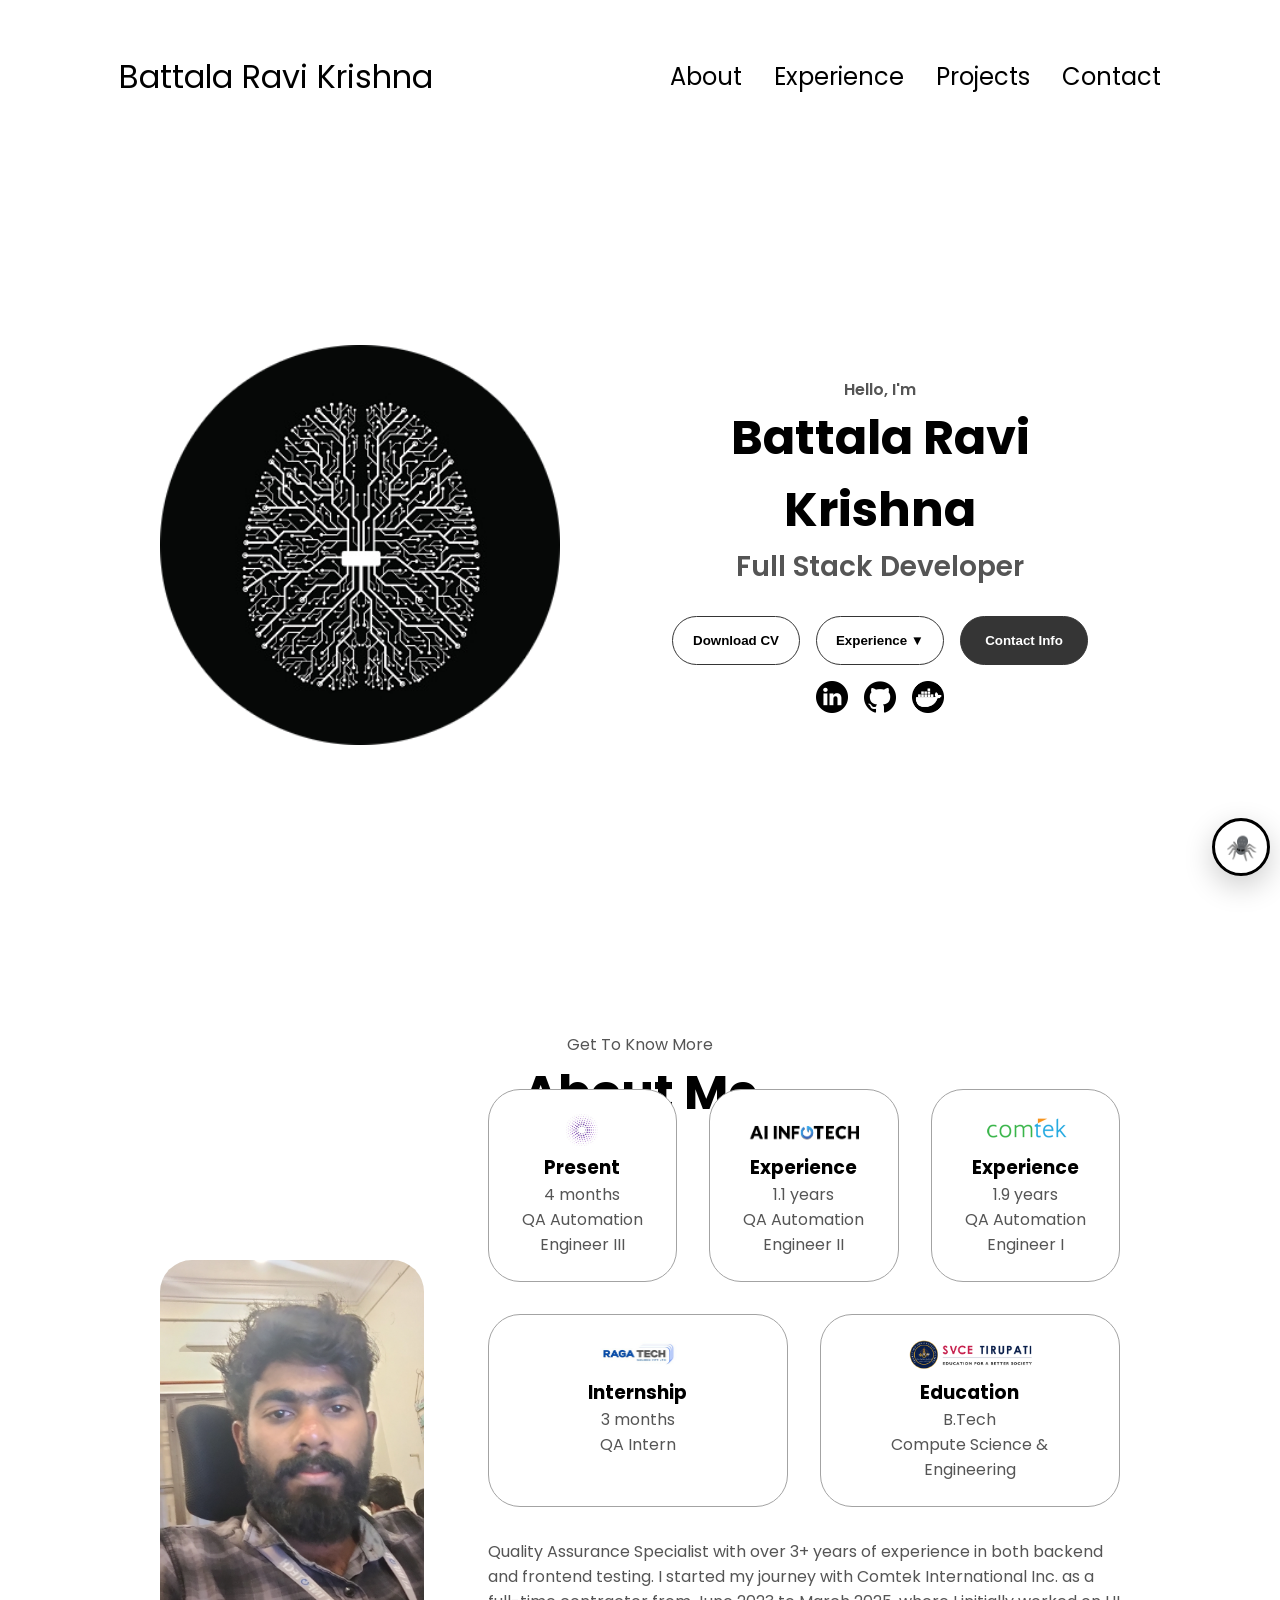
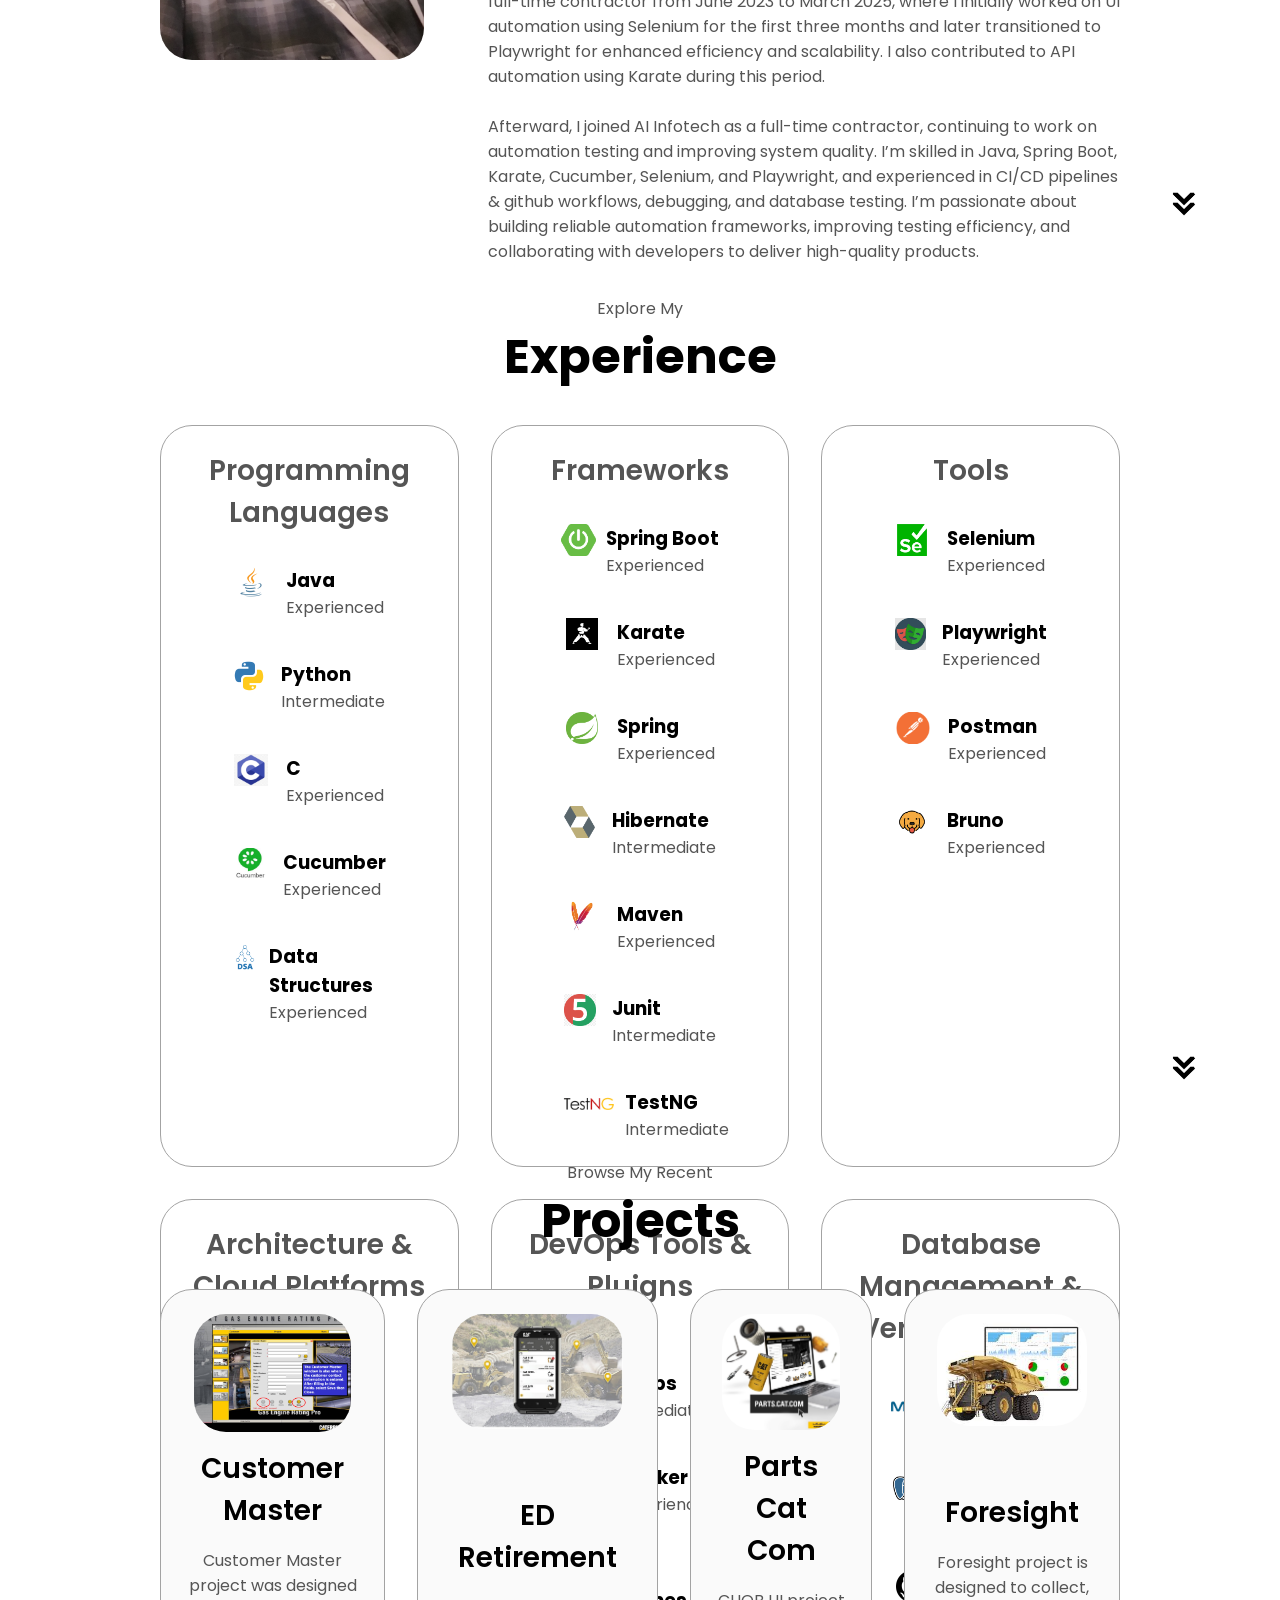
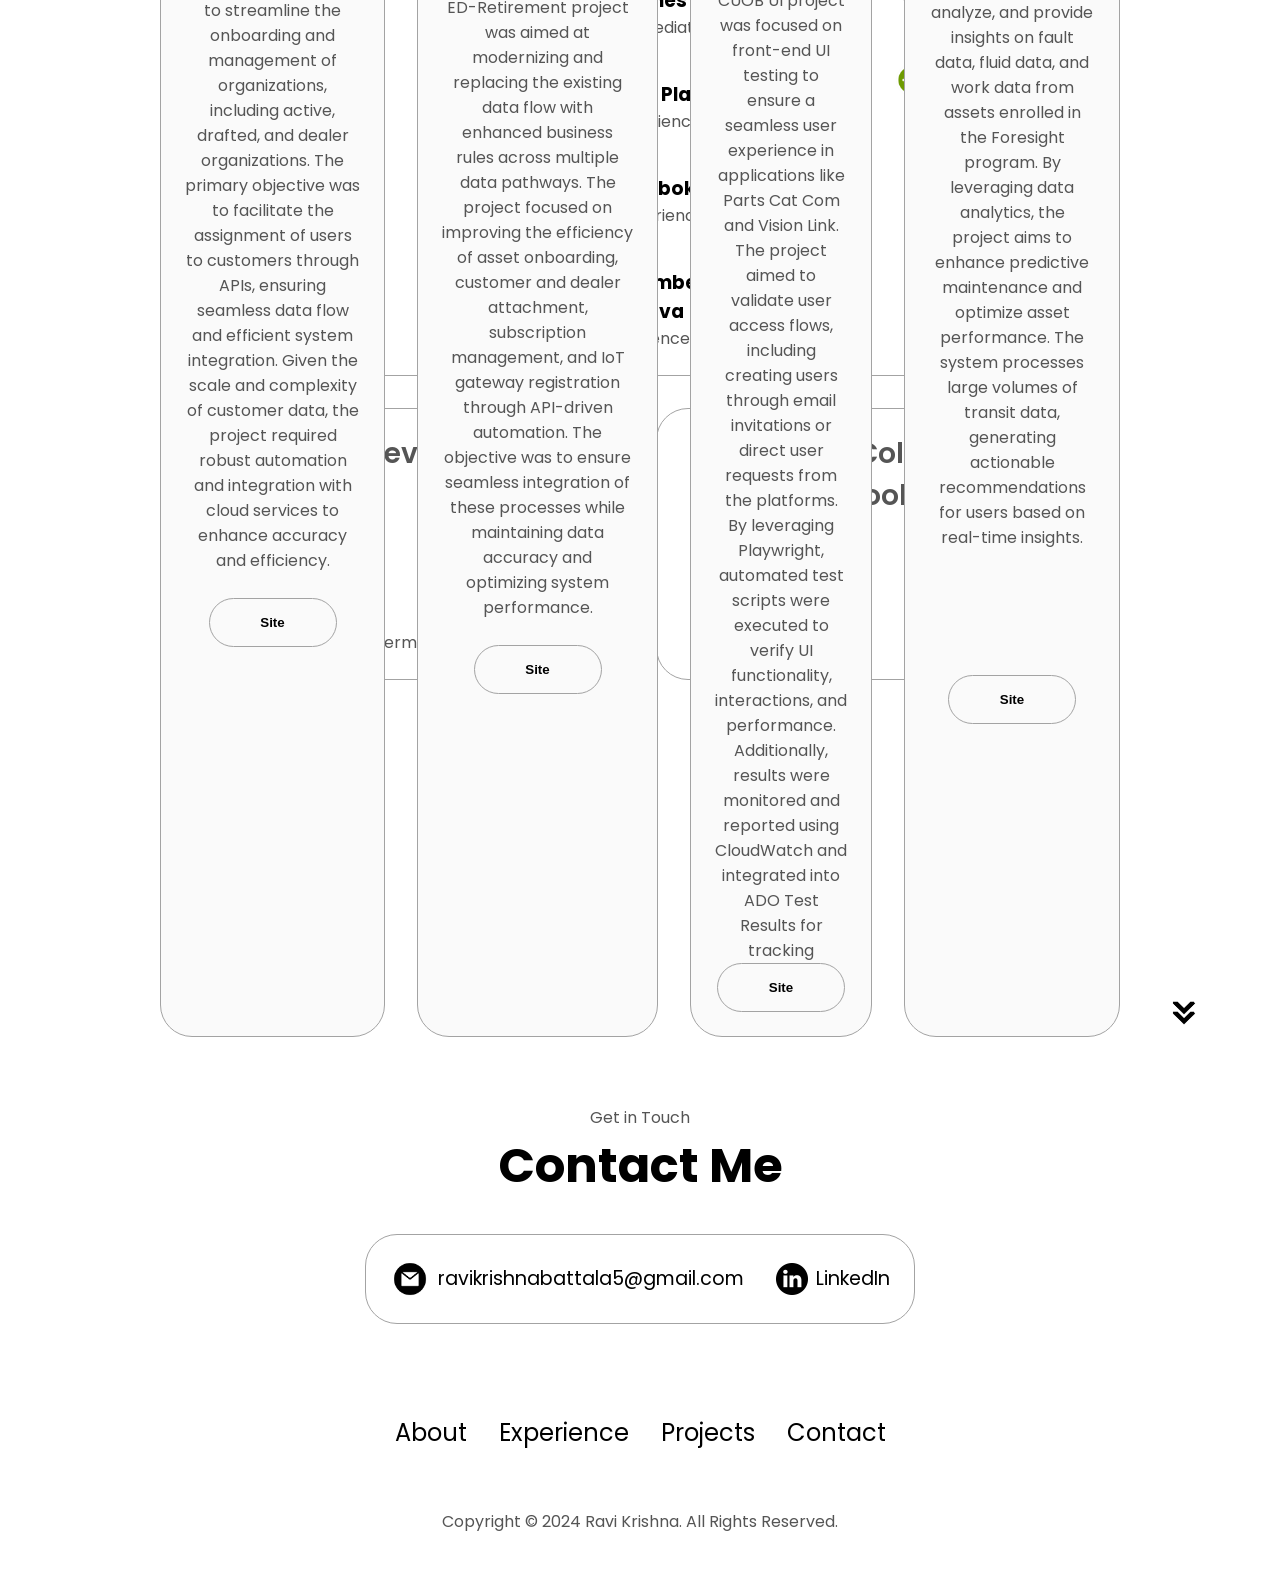
<file: index.html>
<!DOCTYPE html>
<html lang="en">

<head>
  <meta charset="UTF-8" />
  <meta http-equiv="X-UA-Compatible" content="IE=edge" />
  <meta name="viewport" content="width=device-width, initial-scale=1.0" />
  <title>My Portfolio</title>
  <link rel="stylesheet" href="style.css" />
  <link rel="stylesheet" href="mediaqueries.css" />
</head>

<body>
  <nav id="desktop-nav">
    <div class="logo">Battala Ravi Krishna</div>
    <div>
      <ul class="nav-links">
        <li><a href="#about">About</a></li>
        <li><a href="#experience">Experience</a></li>
        <li><a href="#projects">Projects</a></li>
        <li><a href="#contact">Contact</a></li>
      </ul>
    </div>
  </nav>
  <nav id="hamburger-nav">
    <div class="logo">Ravi Krishna</div>
    <div class="hamburger-menu">
      <div class="hamburger-icon" onclick="toggleMenu()">
        <span></span>
        <span></span>
        <span></span>
      </div>
      <div class="menu-links">
        <li><a href="#about" onclick="toggleMenu()">About</a></li>
        <li><a href="#experience" onclick="toggleMenu()">Experience</a></li>
        <li><a href="#projects" onclick="toggleMenu()">Projects</a></li>
        <li><a href="#contact" onclick="toggleMenu()">Contact</a></li>
      </div>
    </div>
  </nav>
  <section id="profile">
    <div class="section__pic-container">
      <img src="./assets/display.jpg" alt="Profile picture" />
    </div>
    <div class="section__text">
      <p class="section__text__p1">Hello, I'm</p>

      <h1 class="title">Battala Ravi Krishna</h1>


      <p class="section__text__p2">
        <span class="title-large section-subtitle">
          <span class="typing-animation" id="developer-title"></span>
        </span>
      </p>
      <div class="btn-container">
        <button class="btn btn-color-2" onclick="window.open('./assets/RAVI_KRISHNA_BATTALA.pdf')">
          Download CV
        </button>
<!--        <button class="btn btn-color-2" onclick="window.open('./assets/Experience_letter.pdf')">-->
<!--          Experience-->
<!--        </button>-->
        <!-- Experience Dropdown -->
        <div class="dropdown">
          <button class="btn btn-color-2" onclick="toggleDropdown()">
            Experience ▼
          </button>
          <div id="experienceDropdown" class="dropdown-content">
            <a href="./assets/Comtek_International.pdf" target="_blank">Comtek International</a>
            <a href="./assets/AI_Infotech.pdf" target="_blank">AI Infotech</a>
          </div>
        </div>
        <button class="btn btn-color-1" onclick="location.href='./#contact'">
          Contact Info
        </button>
      </div>
      <div id="socials-container">
        <img src="./assets/linkedin.png" alt="My LinkedIn profile" class="icon"
          onclick="location.href='https://www.linkedin.com/in/ravi-krishna-battala-4a3060226/'" />
        <img src="./assets/github.png" alt="My Github profile" class="icon"
          onclick="location.href='https://github.com/ravikrishnabattala'" />
        <img src="./assets/docker.png" alt="My Docker profile" class="icon"
          onclick="location.href='https://hub.docker.com/u/ravikrishna1269'" />
      </div>
    </div>
  </section>
  <section id="about">
    <p class="section__text__p1">Get To Know More</p>
    <h1 class="title">About Me</h1>
    <div class="section-container">
      <div class="section__pic-container">
        <img src="./assets/about-pic.jpg" alt="Profile picture" class="about-pic" />
      </div>
      <div class="about-details-container">
        <div class="about-containers">
          <div class="details-container">
            <img src="./assets/codvo.ai.png" alt="https://www.linkedin.com/company/codvo/" class="icon"
                 onclick="location.href='http://www.codvo.ai/'" />
            <h3>Present</h3>
            <p>4 months<br/>QA Automation Engineer III</p>
          </div>
          <div class="details-container">
            <img src="./assets/aiinfotech.png" alt="https://www.linkedin.com/company/comtek_2/" class="icon"
                 onclick="location.href='https://aiinfotech.co.in/'" />
            <h3>Experience</h3>
            <p>1.1 years<br/>QA Automation Engineer II</p>
          </div>
          <div class="details-container">
            <img src="./assets/comtek.png" alt="https://www.linkedin.com/company/comtek_2/" class="icon"
              onclick="location.href='https://cmtk.net/'" />
            <h3>Experience</h3>
            <p>1.9 years<br/>QA Automation Engineer I</p>
          </div>
          <div class="details-container">
            <img src="./assets/raga-tech-source.png" alt="https://www.linkedin.com/company/raga-tech-source/" class="icon"
                 onclick="location.href='https://www.ragatechsource.com/'" />
            <h3>Internship</h3>
            <p>3 months<br/>QA Intern</p>
          </div>
          <div class="details-container">
            <img src="./assets/college.png" alt="https://www.linkedin.com/school/svcetirupati/" class="icon"
              onclick="location.href='https://svce.edu.in/'" />
            <h3>Education</h3>
            <p>B.Tech<br />Compute Science & Engineering</p>
          </div>
        </div>
        <div class="text-container">
          <p>
            Quality Assurance Specialist with over 3+ years of experience in both backend and frontend testing.
            I started my journey with Comtek International Inc. as a full-time contractor from June 2023 to March 2025,
            where I initially worked on UI automation using Selenium for the first three months and later transitioned
            to Playwright for enhanced efficiency and scalability. I also contributed to API automation using
            Karate during this period.
          </p>
          <br />
          <p>
            Afterward, I joined AI Infotech as a full-time contractor, continuing to work on automation testing and
            improving system quality. I’m skilled in Java, Spring Boot, Karate, Cucumber, Selenium, and Playwright,
            and experienced in CI/CD pipelines & github workflows, debugging, and database testing. I’m passionate
            about building reliable automation frameworks, improving testing efficiency, and collaborating
            with developers to deliver high-quality products.
          </p>
        </div>
      </div>
    </div>
    <img src="./assets/arrow.png" alt="Arrow icon" class="icon arrow" onclick="location.href='./#experience'" />
  </section>
  <section id="experience">
    <p class="section__text__p1">Explore My</p>
    <h1 class="title">Experience</h1>
    <div class="experience-details-container">
      <div class="about-containers">
        <div class="details-container">
          <h2 class="experience-sub-title">Programming Languages</h2>
          <div class="article-container">
            <article>
              <img src="./assets/java.webp" alt="Experience icon" class="icon" />
              <div>
                <h3>Java</h3>
                <p>Experienced</p>
              </div>
            </article>
            <article>
              <img src="./assets/python.png" alt="Experience icon" class="icon" />
              <div>
                <h3>Python</h3>
                <p>Intermediate</p>
              </div>
            </article>
            <article>
              <img src="./assets/C.png" alt="Experience icon" class="icon" />
              <div>
                <h3>C</h3>
                <p>Experienced</p>
              </div>
            </article>
            <article>
              <img src="./assets/gherkin.jpg" alt="Experience icon" class="icon" />
              <div>
                <h3>Cucumber</h3>
                <p>Experienced</p>
              </div>
            </article>
            <article>
              <img src="./assets/DSA.png" alt="Experience icon" class="icon" />
              <div>
                <h3>Data Structures </h3>
                <p>Experienced</p>
              </div>
            </article>
          </div>
        </div>
        <div class="details-container">
          <h2 class="experience-sub-title">Frameworks</h2>
          <div class="article-container">
            <article>
              <img src="./assets/springboot.png" alt="Experience icon" class="icon" />
              <div>
                <h3>Spring Boot</h3>
                <p>Experienced</p>
              </div>
            </article>
            <article>
              <img src="./assets/karate.png" alt="Experience icon" class="icon" />
              <div>
                <h3>Karate</h3>
                <p>Experienced</p>
              </div>
            </article>
            <article>
              <img src="./assets/spring.png" alt="Experience icon" class="icon" />
              <div>
                <h3>Spring</h3>
                <p>Experienced</p>
              </div>
            </article>
            <article>
              <img src="./assets/hibernate.png" alt="Experience icon" class="icon" />
              <div>
                <h3>Hibernate</h3>
                <p>Intermediate</p>
              </div>
            </article>
            <article>
              <img src="./assets/maven.png" alt="Experience icon" class="icon" />
              <div>
                <h3>Maven</h3>
                <p>Experienced</p>
              </div>
            </article>
            <article>
              <img src="./assets/junit.png" alt="Experience icon" class="icon" />
              <div>
                <h3>Junit</h3>
                <p>Intermediate</p>
              </div>
            </article>
            <article>
              <img src="./assets/testng.png" alt="Experience icon" class="icon" />
              <div>
                <h3>TestNG</h3>
                <p>Intermediate</p>
              </div>
            </article>
          </div>
        </div>
        <div class="details-container">
          <h2 class="experience-sub-title">Tools</h2>
          <div class="article-container">
            <article>
              <img src="./assets/selenium.png" alt="Experience icon" class="icon" />
              <div>
                <h3>Selenium</h3>
                <p>Experienced</p>
              </div>
            </article>
            <article>
              <img src="./assets/playwright.jpg" alt="Experience icon" class="icon" />
              <div>
                <h3>Playwright</h3>
                <p>Experienced</p>
              </div>
            </article>
<!--            <article>-->
<!--              <img src="./assets/kafka.jpg" alt="Experience icon" class="icon" />-->
<!--              <div>-->
<!--                <h3>kafka</h3>-->
<!--                <p>Intermediate</p>-->
<!--              </div>-->
<!--            </article>-->
<!--            <article>-->
<!--              <img src="./assets/rabbitmq.png" alt="Experience icon" class="icon" />-->
<!--              <div>-->
<!--                <h3>RabbitMQ</h3>-->
<!--                <p>Intermediate</p>-->
<!--              </div>-->
<!--            </article>-->
            <article>
              <img src="./assets/postman.png" alt="Experience icon" class="icon" />
              <div>
                <h3>Postman</h3>
                <p>Experienced</p>
              </div>
            </article>
            <article>
              <img src="./assets/bruno.png" alt="Experience icon" class="icon" />
              <div>
                <h3>Bruno</h3>
                <p>Experienced</p>
              </div>
            </article>
<!--            <article>-->
<!--              <img src="./assets/sleuth.jpg" alt="Experience icon" class="icon" />-->
<!--              <div>-->
<!--                <h3>Sleuth</h3>-->
<!--                <p>Intermediate</p>-->
<!--              </div>-->
<!--            </article>-->
<!--            <article>-->
<!--              <img src="./assets/zipkin.jpg" alt="Experience icon" class="icon" />-->
<!--              <div>-->
<!--                <h3>Zipkin</h3>-->
<!--                <p>Intermediate</p>-->
<!--              </div>-->
<!--            </article>-->
<!--            <article>-->
<!--              <img src="./assets/netflix.png" alt="Experience icon" class="icon" />-->
<!--              <div>-->
<!--                <h3>Eureka</h3>-->
<!--                <p>Intermediate</p>-->
<!--              </div>-->
<!--            </article>-->
<!--            <article>-->
<!--              <img src="./assets/openfeign.png" alt="Experience icon" class="icon" />-->
<!--              <div>-->
<!--                <h3>OpenFeign</h3>-->
<!--                <p>Intermediate</p>-->
<!--              </div>-->
<!--            </article>-->
          </div>
        </div>
        <div class="details-container">
          <h2 class="experience-sub-title">Architecture & Cloud Platforms</h2>
          <div class="article-container">
<!--            <article>-->
<!--              <img src="./assets/microservice.png" alt="Experience icon" class="icon" />-->
<!--              <div>-->
<!--                <h3>Microservice</h3>-->
<!--                <p>Experienced</p>-->
<!--              </div>-->
<!--            </article>-->
<!--            <article>-->
<!--              <img src="./assets/azure.jpg" alt="Experience icon" class="icon" />-->
<!--              <div>-->
<!--                <h3>Azure</h3>-->
<!--                <p>Intermediate</p>-->
<!--              </div>-->
<!--            </article>-->
            <article>
              <img src="./assets/aws.png" alt="Experience icon" class="icon" />
              <div>
                <h3>AWS</h3>
                <p>Basic</p>
              </div>
            </article>
            <article>
              <img src="./assets/snowflake.jpg" alt="Experience icon" class="icon" />
              <div>
                <h3>Snowflake</h3>
                <p>Intermediate</p>
              </div>
            </article>
          </div>
        </div>
        <div class="details-container">
          <h2 class="experience-sub-title">DevOps Tools & Pluigns</h2>
          <div class="article-container">
            <article>
              <img src="./assets/devops.jpg" alt="Experience icon" class="icon" />
              <div>
                <h3>Azure DevOps</h3>
                <p>Intermediate</p>
              </div>
            </article>
            <article>
              <img src="./assets/docker1.png" alt="Experience icon" class="icon" />
              <div>
                <h3>Docker</h3>
                <p>Experienced</p>
              </div>
            </article>
            <article>
              <img src="./assets/pipeline.png" alt="Experience icon" class="icon" />
              <div>
                <h3>CI/CD Pipelines</h3>
                <p>Intermediate</p>
              </div>
            </article>
            <article>
              <img src="./assets/testplans.jpg" alt="Experience icon" class="icon" />
              <div>
                <h3>Test Plans</h3>
                <p>Experienced</p>
              </div>
            </article>
            <article>
              <img src="./assets/lombok.png" alt="Experience icon" class="icon" />
              <div>
                <h3>Lombok</h3>
                <p>Experienced</p>
              </div>
            </article>
            <article>
              <img src="./assets/gherkin.jpg" alt="Experience icon" class="icon" />
              <div>
                <h3>Cucumber for Java</h3>
                <p>Experienced</p>
              </div>
            </article>
          </div>
        </div>
        <div class="details-container">
          <h2 class="experience-sub-title">Database Management & Version Control</h2>
          <div class="article-container">
            <article>
              <img src="./assets/mySQL.png" alt="Experience icon" class="icon" />
              <div>
                <h3>MySQL</h3>
                <p>Experienced</p>
              </div>
            </article>
            <article>
              <img src="./assets/postgresql.png" alt="Experience icon" class="icon" />
              <div>
                <h3>PostgreSQL</h3>
                <p>Experienced</p>
              </div>
            </article>
            <article>
              <img src="./assets/github.png" alt="Experience icon" class="icon" />
              <div>
                <h3>Github</h3>
                <p>Experienced</p>
              </div>
            </article>
            <article>
              <img src="./assets/swagger.png" alt="Experience icon" class="icon" />
              <div>
                <h3>Swagger</h3>
                <p>Experienced</p>
              </div>
            </article>
          </div>
        </div>
        <div class="details-container">
          <h2 class="experience-sub-title">Frontend Development</h2>
          <div class="article-container">
            <article>
              <img src="./assets/html.jpg" alt="Experience icon" class="icon" />
              <div>
                <h3>Html</h3>
                <p>Intermediate</p>
              </div>
            </article>
            <article>
              <img src="./assets/css.png" alt="Experience icon" class="icon" />
              <div>
                <h3>CSS</h3>
                <p>Intermediate</p>
              </div>
            </article>
            <article>
              <img src="./assets/js.png" alt="Experience icon" class="icon" />
              <div>
                <h3>Js</h3>
                <p>Intermediate</p>
              </div>
            </article>
          </div>
        </div>
        <div class="details-container">
          <h2 class="experience-sub-title">Design & Collaboration Tools:</h2>
          <div class="article-container">
            <article>
              <img src="./assets/figma.png" alt="Experience icon" class="icon" />
              <div>
                <h3>Figma</h3>
                <p>Intermediate</p>
              </div>
            </article>
            <article>
              <img src="./assets/confluence.jpg" alt="Experience icon" class="icon" />
              <div>
                <h3>Confluence</h3>
                <p>Intermediate</p>
              </div>
            </article>
          </div>
        </div>
      </div>
    </div>
    <img src="./assets/arrow.png" alt="Arrow icon" class="icon arrow" onclick="location.href='./#projects'" />
  </section>
  <section id="projects">
    <p class="section__text__p1">Browse My Recent</p>
    <h1 class="title">Projects</h1>
    <div class="experience-details-container">
      <div class="about-containers">
        <div class="details-container color-container">
          <div class="article-container">
            <img src="./assets/project-1.jpg" alt="Project 1" class="project-img" />
          </div>
          <h2 class="experience-sub-title project-title">Customer Master</h2>
          <div class="btn-container">
            <p> Customer Master project was designed to streamline the onboarding and management of organizations,
              including active, drafted, and dealer organizations. The primary objective was to facilitate the
              assignment of users to customers through APIs, ensuring seamless data flow and efficient system
              integration. Given the scale and complexity of customer data, the project required robust automation and
              integration with cloud services to enhance accuracy and efficiency.</p>
          </div>
          <br>
          <button class="btn btn-color-2 project-btn" onclick="location.href='https://mycustomer.cat.com/home-page'">
            Site
          </button>
        </div>
        <div class="details-container color-container">
          <div class="article-container">
            <img src="./assets/project-2.jpg" alt="Project 2" class="project-img" />
          </div>
          <br>
          <br>
          <h2 class="experience-sub-title project-title">ED Retirement</h2>
          <div class="btn-container">
            <p>ED-Retirement project was aimed at modernizing and replacing the existing data flow with enhanced
              business rules across multiple data pathways. The project focused on improving the efficiency of asset
              onboarding, customer and dealer attachment, subscription management, and IoT gateway registration through
              API-driven automation. The objective was to ensure seamless integration of these processes while
              maintaining data accuracy and optimizing system performance.</p>

          </div>
          <br>
          <button class="btn btn-color-2 project-btn"
            onclick="location.href='https://www.cat.com/en_US/support/technology/equipment-management.html'">
            Site
          </button>
        </div>
        <div class="details-container color-container">
          <div class="article-container">
            <img src="./assets/project-3.jpg" alt="Project 3" class="project-img" />
          </div>
          <h2 class="experience-sub-title project-title">Parts Cat Com</h2>
          <div class="btn-container">
            <p>CUOB UI project was focused on front-end UI testing to ensure a seamless user experience in applications
              like Parts Cat Com and Vision Link. The project aimed to validate user access flows, including creating
              users through email invitations or direct user requests from the platforms. By leveraging Playwright,
              automated test scripts were executed to verify UI functionality, interactions, and performance.
              Additionally, results were monitored and reported using CloudWatch and integrated into ADO Test Results
              for tracking</p>

          </div>

          <button class="btn btn-color-2 project-btn" onclick="location.href='https://parts.cat.com/en/catcorp'">
            Site
          </button>
        </div>
        <div class="details-container color-container">
          <div class="article-container">
            <img src="./assets/project-4.jpg" alt="Project 4" class="project-img" />
          </div>
          <br>
          <br>
          <h2 class="experience-sub-title project-title">Foresight</h2>
          <div class="btn-container">

            <p>Foresight project is designed to collect, analyze, and provide insights on fault data, fluid data, and
              work data from assets enrolled in the Foresight program. By leveraging data analytics, the project aims to
              enhance predictive maintenance and optimize asset performance. The system processes large volumes of
              transit data, generating actionable recommendations for users based on real-time insights.</p>
          </div>
          <br>
          <br>
          <br>
          <br>
          <br>
          <button class="btn btn-color-2 project-btn" onclick="location.href='https://foresight.cat.com/'">
            Site
          </button>
        </div>
      </div>
    </div>
    <img src="./assets/arrow.png" alt="Arrow icon" class="icon arrow" onclick="location.href='./#contact'" />
  </section>
  <section id="contact">
    <p class="section__text__p1">Get in Touch</p>
    <h1 class="title">Contact Me</h1>
    <div class="contact-info-upper-container">
      <div class="contact-info-container">
        <img src="./assets/email.png" alt="Email icon" class="icon contact-icon email-icon" />
        <p><a href="mailto:ravikrishnabattala5@gmail.com">ravikrishnabattala5@gmail.com</a></p>
      </div>
      <div class="contact-info-container">
        <img src="./assets/linkedin.png" alt="LinkedIn icon" class="icon contact-icon" />
        <p><a href="https://www.linkedin.com/in/ravi-krishna-battala-4a3060226/">LinkedIn</a></p>
      </div>
    </div>
  </section>
  <footer>
    <nav>
      <div class="nav-links-container">
        <ul class="nav-links">
          <li><a href="#about">About</a></li>
          <li><a href="#experience">Experience</a></li>
          <li><a href="#projects">Projects</a></li>
          <li><a href="#contact">Contact</a></li>
        </ul>
      </div>
    </nav>
    <p>Copyright &#169; 2024 Ravi Krishna. All Rights Reserved.</p>
  </footer>
  <script src="script.js"></script>

  <div id="chatbot-container"></div>
  <script>
    fetch("chatbot/chat.html")
            .then(response => response.text())
            .then(html => {
              document.getElementById("chatbot-container").innerHTML = html;

              const link = document.createElement("link");
              link.rel = "stylesheet";
              link.href = "chatbot/chat.css";
              document.head.appendChild(link);

              const script = document.createElement("script");
              script.src = "chatbot/chat.js";

              script.onload = () => {
                console.log("chat.js loaded");
                window.initChatbot();
              };

              script.onerror = () => {
                console.error("chat.js failed to load");
              };

              document.body.appendChild(script);
            })
            .catch(error => {
              console.error("Chatbot loading failed:", error);
            });
  </script>
</body>

</html>
</file>
<file: style.css>
/* GENERAL */

@import url("https://fonts.googleapis.com/css2?family=Poppins:wght@300;400;500;600&display=swap");

* {
  margin: 0;
  padding: 0;
}

body {
  font-family: "Poppins", sans-serif;
}

html {
  scroll-behavior: smooth;
}

p {
  color: rgb(85, 85, 85);
}

/* TRANSITION */

a,
.btn {
  transition: all 300ms ease;
}

/* DESKTOP NAV */

nav,
.nav-links {
  display: flex;
}

nav {
  justify-content: space-around;
  align-items: center;
  height: 17vh;
}

.nav-links {
  gap: 2rem;
  list-style: none;
  font-size: 1.5rem;
}

a {
  color: black;
  text-decoration: none;
  text-decoration-color: white;
}

a:hover {
  color: grey;
  text-decoration: underline;
  text-underline-offset: 1rem;
  text-decoration-color: rgb(181, 181, 181);
}

.logo {
  font-size: 2rem;
}

.logo:hover {
  cursor: default;
}

/* HAMBURGER MENU */

#hamburger-nav {
  display: none;
}

.hamburger-menu {
  position: relative;
  display: inline-block;
}

.hamburger-icon {
  display: flex;
  flex-direction: column;
  justify-content: space-between;
  height: 24px;
  width: 30px;
  cursor: pointer;
}

.hamburger-icon span {
  width: 100%;
  height: 2px;
  background-color: black;
  transition: all 0.3 ease-in-out;
}

.menu-links {
  position: absolute;
  top: 100%;
  right: 0;
  background-color: white;
  width: fit-content;
  max-height: 0;
  overflow: hidden;
  transition: all 0.3 ease-in-out;
}

.menu-links a {
  display: block;
  padding: 10px;
  text-align: center;
  font-size: 1.5rem;
  color: black;
  text-decoration: none;
  transition: all 0.3 ease-in-out;
}

.menu-links li {
  list-style: none;
}

.menu-links.open {
  max-height: 300px;
}

.hamburger-icon.open span:first-child {
  transform: rotate(45deg) translate(10px, 5px);
}

.hamburger-icon.open span:nth-child(2) {
  opacity: 0;
}

.hamburger-icon.open span:last-child {
  transform: rotate(-45deg) translate(10px, -5px);
}

.hamburger-icon span:first-child {
  transform: none;
}

.hamburger-icon span:first-child {
  opacity: 1;
}

.hamburger-icon span:first-child {
  transform: none;
}

/* SECTIONS */

section {
  padding-top: 4vh;
  height: 96vh;
  margin: 0 10rem;
  box-sizing: border-box;
  min-height: fit-content;
}

.section-container {
  display: flex;
}

/* PROFILE SECTION */

#profile {
  display: flex;
  justify-content: center;
  gap: 5rem;
  height: 80vh;
}

.section__pic-container {
  display: flex;
  height: 400px;
  width: 400px;
  margin: auto 0;
}

.section__text {
  align-self: center;
  text-align: center;
}

.section__text p {
  font-weight: 600;
}

.section__text__p1 {
  text-align: center;
}

.section__text__p2 {
  font-size: 1.75rem;
  margin-bottom: 1rem;
}

.title {
  font-size: 3rem;
  text-align: center;
}

#socials-container {
  display: flex;
  justify-content: center;
  margin-top: 1rem;
  gap: 1rem;
}

/* ICONS */

.icon {
  cursor: pointer;
  height: 2rem;
}

/* BUTTONS */

.btn-container {
  display: flex;
  justify-content: center;
  gap: 1rem;
}

.btn {
  font-weight: 600;
  transition: all 300ms ease;
  padding: 1rem;
  width: 8rem;
  border-radius: 2rem;
}

.btn-color-1,
.btn-color-2 {
  border: rgb(53, 53, 53) 0.1rem solid;
}

.btn-color-1:hover,
.btn-color-2:hover {
  cursor: pointer;
}

.btn-color-1,
.btn-color-2:hover {
  background: rgb(53, 53, 53);
  color: white;
}

.btn-color-1:hover {
  background: rgb(0, 0, 0);
}

.btn-color-2 {
  background: none;
}

.btn-color-2:hover {
  border: rgb(255, 255, 255) 0.1rem solid;
}

.btn-container {
  gap: 1rem;
}

/* ABOUT SECTION */

#about {
  position: relative;
}

.about-containers {
  gap: 2rem;
  margin-bottom: 2rem;
  margin-top: 2rem;
}

.about-details-container {
  justify-content: center;
  flex-direction: column;
}

.about-containers,
.about-details-container {
  display: flex;
}

.about-pic {
  border-radius: 2rem;
}

.arrow {
  position: absolute;
  right: -5rem;
  bottom: 2.5rem;
}

.details-container {
  padding: 1.5rem;
  flex: 1;
  background: white;
  border-radius: 2rem;
  border: rgb(53, 53, 53) 0.1rem solid;
  border-color: rgb(163, 163, 163);
  text-align: center;
}

.section-container {
  gap: 4rem;
  height: 80%;
}

.section__pic-container {
  height: 400px;
  width: 400px;
  margin: auto 0;
}

/* EXPERIENCE SECTION */

#experience {
  position: relative;
}

.experience-sub-title {
  color: rgb(85, 85, 85);
  font-weight: 600;
  font-size: 1.75rem;
  margin-bottom: 2rem;
}

.experience-details-container {
  display: flex;
  justify-content: center;
  flex-direction: column;
}

.article-container {
  display: flex;
  text-align: initial;
  flex-wrap: wrap;
  flex-direction: row;
  gap: 2.5rem;
  justify-content: space-around;
}

article {
  display: flex;
  width: 10rem;
  justify-content: space-around;
  gap: 0.5rem;
}

article .icon {
  cursor: default;
}

/* PROJECTS SECTION */

#projects {
  position: relative;
}

.color-container {
  border-color: rgb(163, 163, 163);
  background: rgb(250, 250, 250);
}

.project-img {
  border-radius: 2rem;
  width: 90%;
  height: 90%;
}

.project-title {
  margin: 1rem;
  color: black;
}

.project-btn {
  color: black;
  border-color: rgb(163, 163, 163);
}

/* CONTACT */

#contact {
  display: flex;
  justify-content: center;
  flex-direction: column;
  height: 70vh;
}

.contact-info-upper-container {
  display: flex;
  justify-content: center;
  border-radius: 2rem;
  border: rgb(53, 53, 53) 0.1rem solid;
  border-color: rgb(163, 163, 163);
  background: (250, 250, 250);
  margin: 2rem auto;
  padding: 0.5rem;
}

.contact-info-container {
  display: flex;
  align-items: center;
  justify-content: center;
  gap: 0.5rem;
  margin: 1rem;
}

.contact-info-container p {
  font-size: larger;
}

.contact-icon {
  cursor: default;
}

.email-icon {
  height: 2.5rem;
}

/* FOOTER SECTION */

footer {
  height: 26vh;
  margin: 0 1rem;
}

footer p {
  text-align: center;
}

.typing-animation {
  display: inline-block;
  overflow: hidden;
  white-space: nowrap;
  margin: 0;
  color: var(--primary);
  letter-spacing: 0.08; /* Adjust the spacing as needed */
  animation: typing 3s steps(21, end), blink-caret .5s step-end infinite;
  border-right: none; /* Remove the cursor */
}

.dropdown {
  position: relative;
  display: inline-block;
}

.dropdown-content {
  display: none;
  position: absolute;
  background: #fff;
  min-width: 200px;
  box-shadow: 0 8px 16px rgba(0,0,0,0.2);
  border-radius: 8px;
  overflow: hidden;
  z-index: 1;
}

.dropdown-content a {
  display: block;
  padding: 6px 10px;
  font-size: 14px;
  text-decoration: none;
  color: black;
}

.dropdown-content a:hover {
  background-color: #f1f1f1;
}

.show {
  display: block;
}
</file>
<file: mediaqueries.css>
@media screen and (max-width: 1400px) {
  #profile {
    height: 83vh;
    margin-bottom: 6rem;
  }
  .about-containers {
    flex-wrap: wrap;
  }
  #contact,
  #projects {
    height: fit-content;
  }
}

@media screen and (max-width: 1200px) {
  #desktop-nav {
    display: none;
  }
  #hamburger-nav {
    display: flex;
  }
  #experience,
  .experience-details-container {
    margin-top: 2rem;
  }
  #profile,
  .section-container {
    display: block;
  }
  .arrow {
    display: none;
  }
  section,
  .section-container {
    height: fit-content;
  }
  section {
    margin: 0 5%;
  }
  .section__pic-container {
    width: 275px;
    height: 275px;
    margin: 0 auto 2rem;
  }
  .about-containers {
    margin-top: 0;
  }
}

@media screen and (max-width: 600px) {
  #contact,
  footer {
    height: 40vh;
  }
  #profile {
    height: 83vh;
    margin-bottom: 0;
  }
  article {
    font-size: 1rem;
  }
  footer nav {
    height: fit-content;
    margin-bottom: 2rem;
  }
  .about-containers,
  .contact-info-upper-container,
  .btn-container {
    flex-wrap: wrap;
  }
  .contact-info-container {
    margin: 0;
  }
  .contact-info-container p,
  .nav-links li a {
    font-size: 1rem;
  }
  .experience-sub-title {
    font-size: 1.25rem;
  }
  .logo {
    font-size: 1.5rem;
  }
  .nav-links {
    flex-direction: column;
    gap: 0.5rem;
    text-align: center;
  }
  .section__pic-container {
    width: auto;
    height: 46vw;
    justify-content: center;
  }
  .section__text__p2 {
    font-size: 1.25rem;
  }
  .title {
    font-size: 2rem;
  }
  .text-container {
    text-align: justify;
  }
}
</file>
